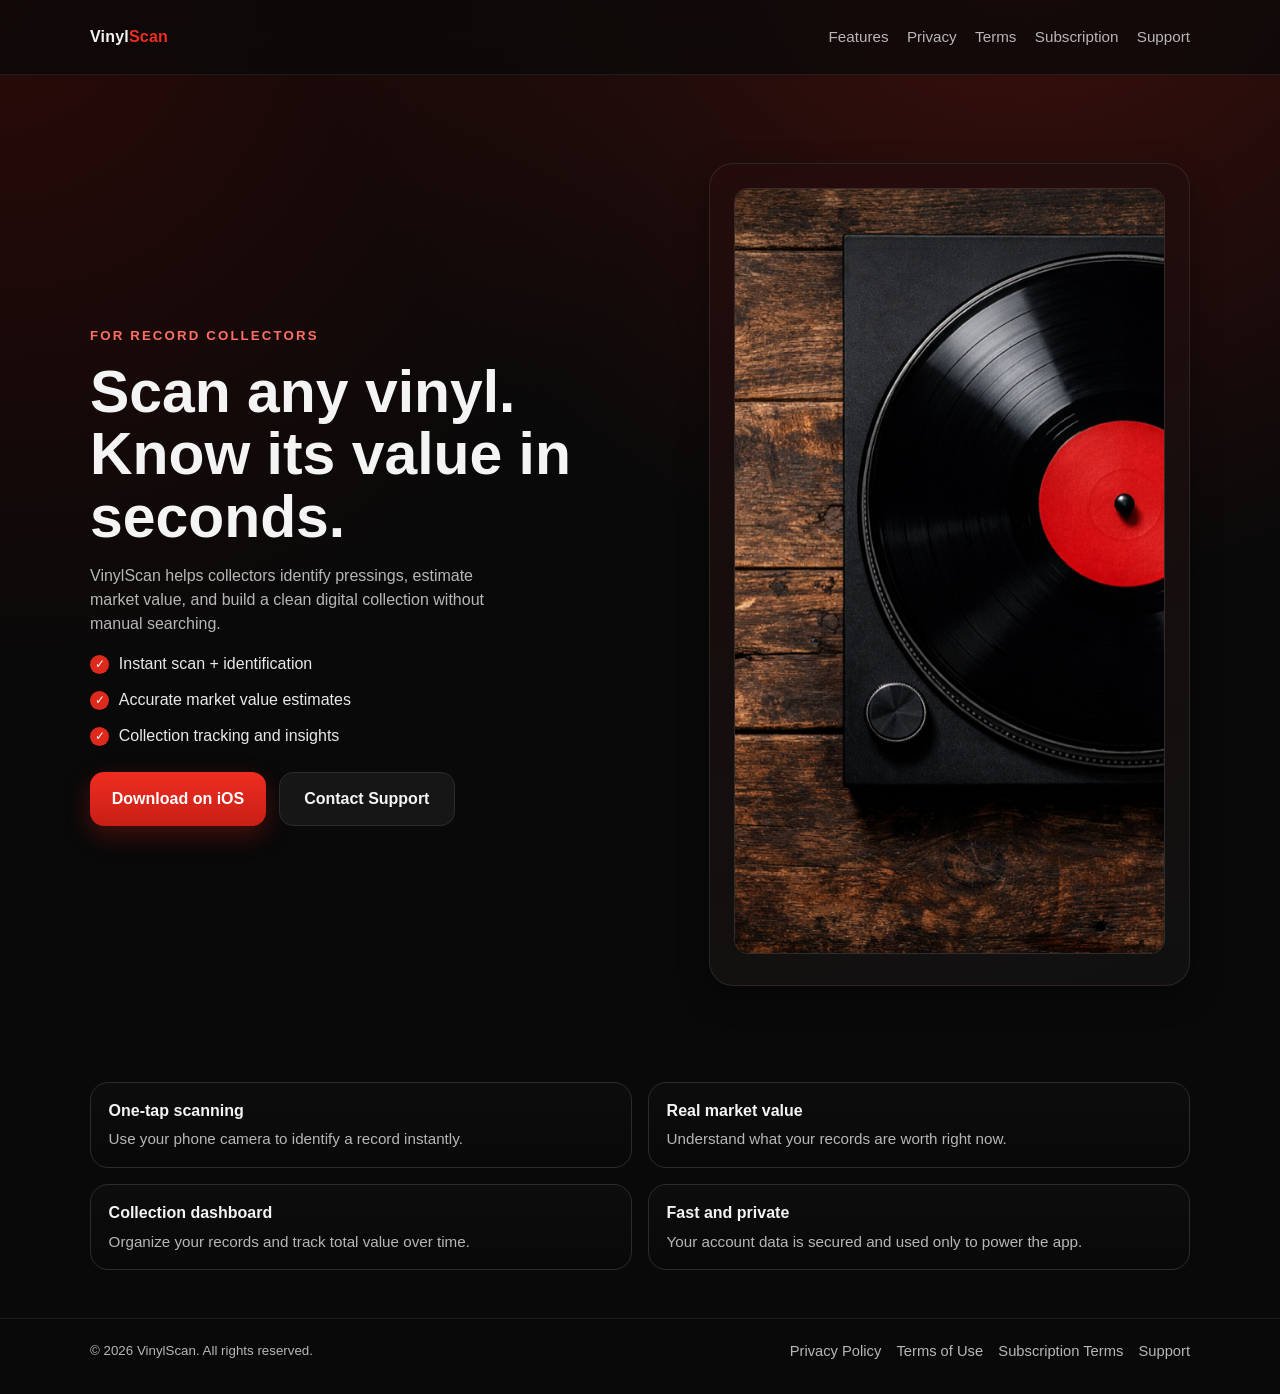
<file: index.html>
<!doctype html>
<html lang="en-GB">
  <head>
    <meta charset="UTF-8" />
    <meta name="viewport" content="width=device-width, initial-scale=1" />
    <title>VinylScan | Instantly identify and value any record</title>
    <meta
      name="description"
      content="Scan vinyl records in seconds, identify pressings, and track collection value with VinylScan."
    />
    <link rel="stylesheet" href="/styles.css" />
  </head>
  <body>
    <header class="site-header">
      <div class="container">
        <a class="brand" href="/">Vinyl<span>Scan</span></a>
        <nav class="nav" aria-label="Primary">
          <a href="#features">Features</a>
          <a href="/privacy.html">Privacy</a>
          <a href="/terms.html">Terms</a>
          <a href="/subscription-terms.html">Subscription</a>
          <a href="/support.html">Support</a>
        </nav>
      </div>
    </header>

    <main>
      <section class="hero">
        <div class="container hero-wrap">
          <div>
            <span class="kicker">For record collectors</span>
            <h1>Scan any vinyl. Know its value in seconds.</h1>
            <p>
              VinylScan helps collectors identify pressings, estimate market value, and build a clean digital collection without manual searching.
            </p>
            <ul class="checklist">
              <li><span class="check">✓</span> Instant scan + identification</li>
              <li><span class="check">✓</span> Accurate market value estimates</li>
              <li><span class="check">✓</span> Collection tracking and insights</li>
            </ul>
            <div class="cta-row">
              <a class="btn btn-primary" href="https://apps.apple.com" target="_blank" rel="noreferrer">Download on iOS</a>
              <a class="btn btn-secondary" href="mailto:support@vinylscanapp.com">Contact Support</a>
            </div>
          </div>
          <aside class="hero-card">
            <img class="mock" src="app-preview.png" alt="VinylScan app preview" />
          </aside>
        </div>
      </section>

      <section class="section" id="features">
        <div class="container">
          <div class="grid-points">
            <article class="point">
              <h3>One-tap scanning</h3>
              <p>Use your phone camera to identify a record instantly.</p>
            </article>
            <article class="point">
              <h3>Real market value</h3>
              <p>Understand what your records are worth right now.</p>
            </article>
            <article class="point">
              <h3>Collection dashboard</h3>
              <p>Organize your records and track total value over time.</p>
            </article>
            <article class="point">
              <h3>Fast and private</h3>
              <p>Your account data is secured and used only to power the app.</p>
            </article>
          </div>
        </div>
      </section>
    </main>

    <footer class="site-footer">
      <div class="container">
        <small>© <span id="year"></span> VinylScan. All rights reserved.</small>
        <div class="footer-links">
          <a href="/privacy.html">Privacy Policy</a>
          <a href="/terms.html">Terms of Use</a>
          <a href="/subscription-terms.html">Subscription Terms</a>
          <a href="/support.html">Support</a>
        </div>
      </div>
    </footer>

    <script>
      document.getElementById("year").textContent = new Date().getFullYear();
    </script>
  </body>
</html>
</file>
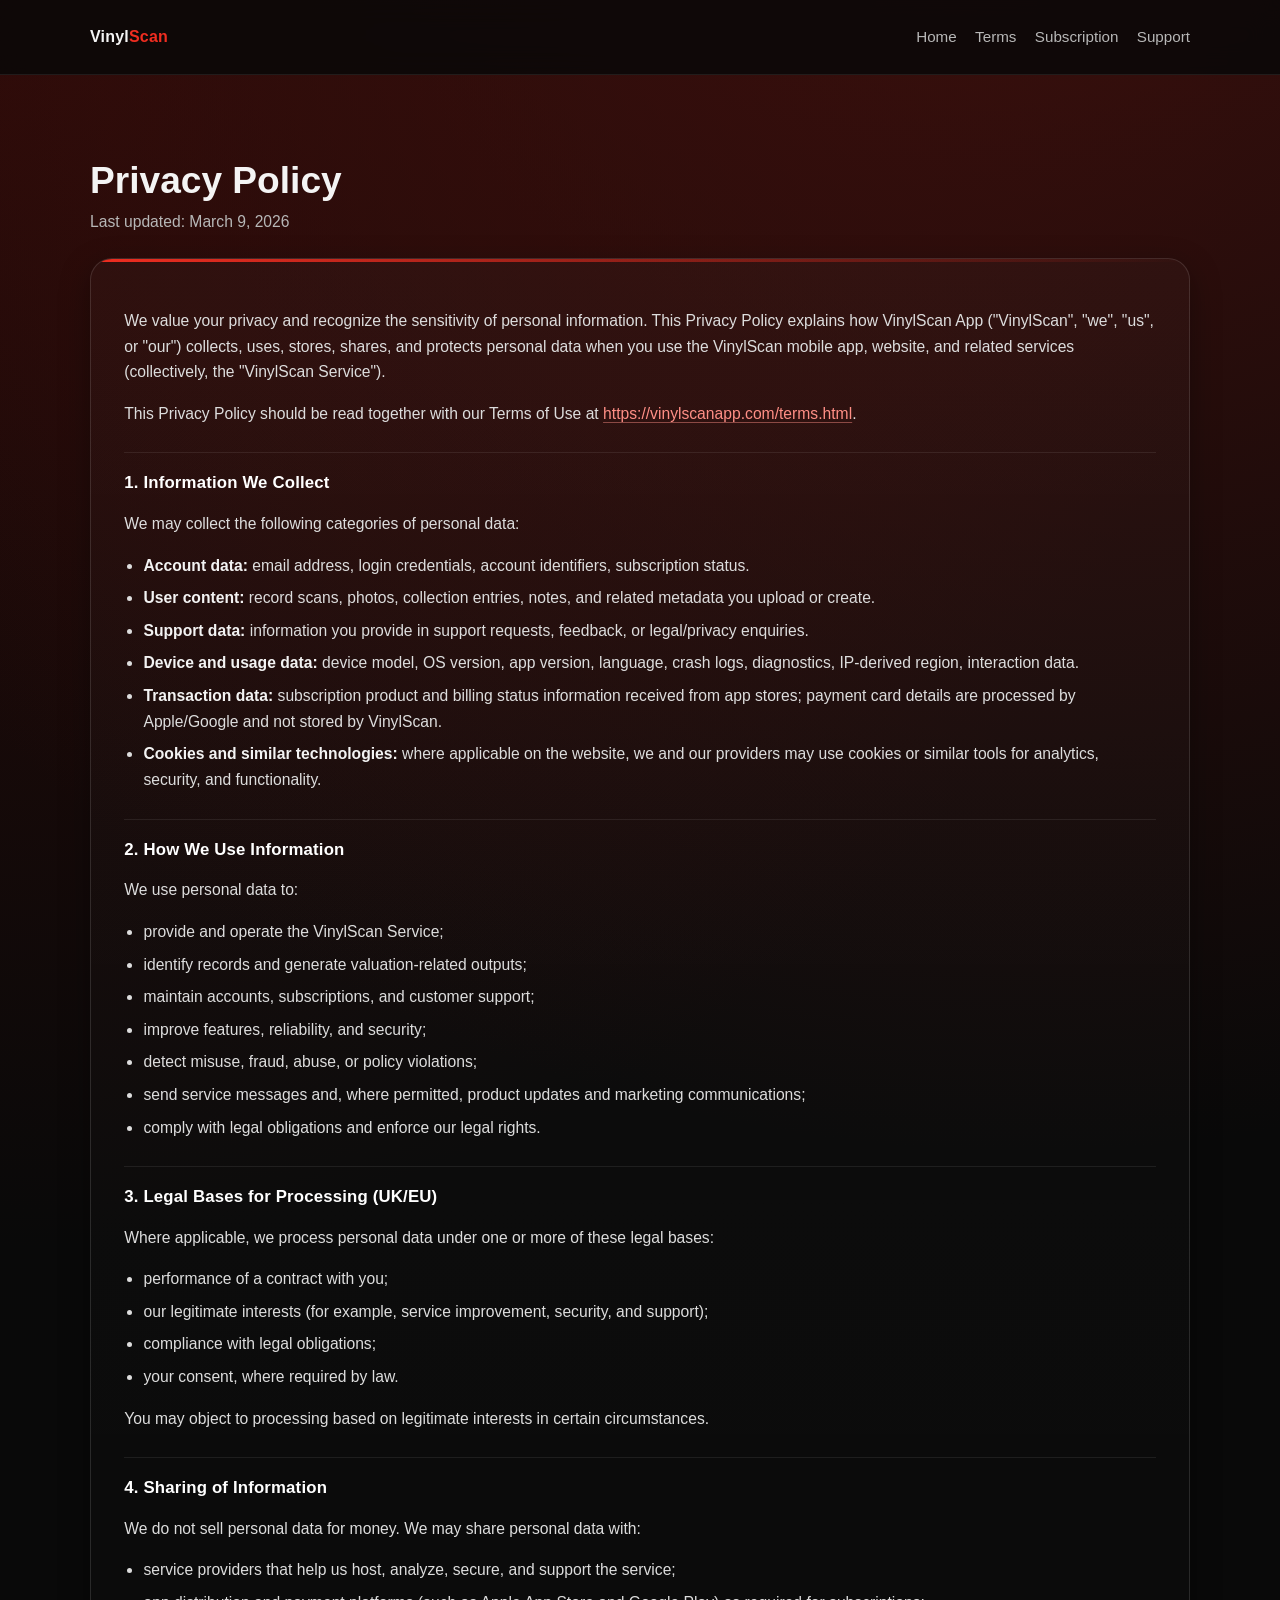
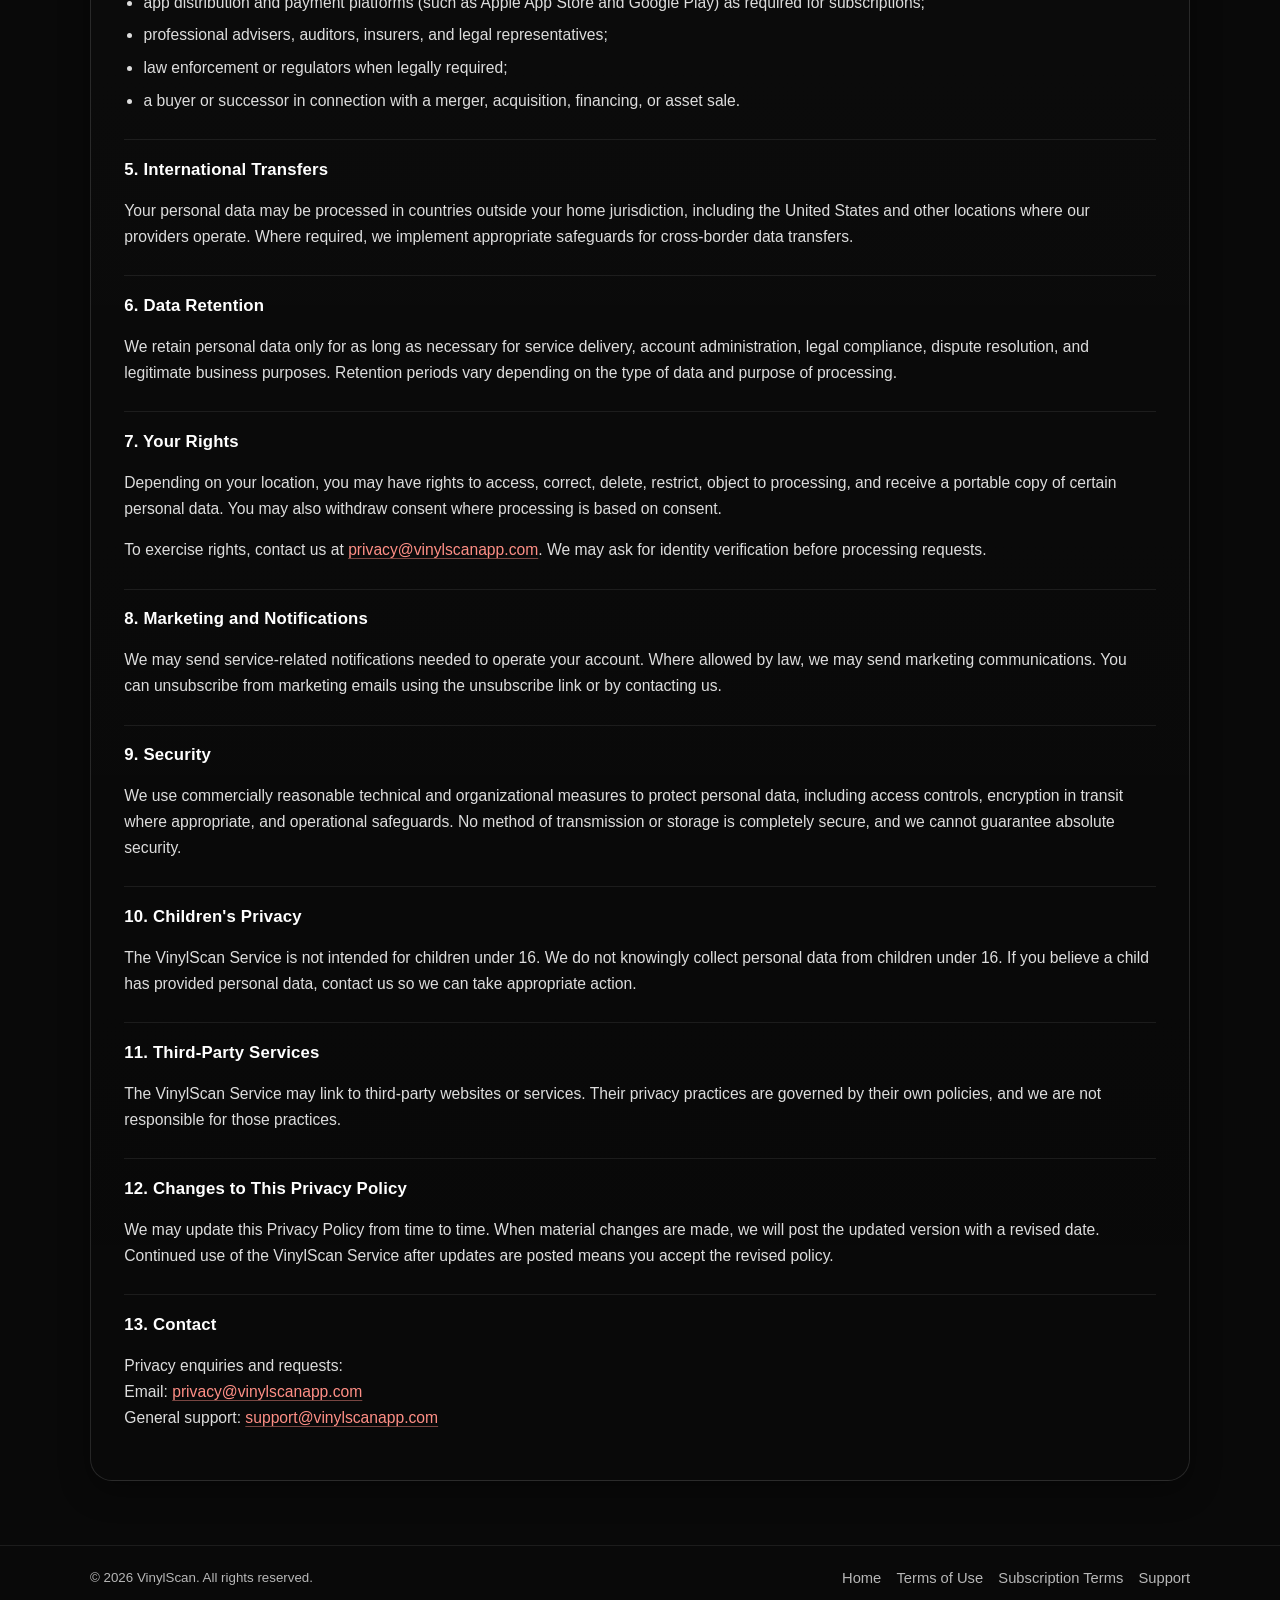
<file: privacy.html>
<!doctype html>
<html lang="en-GB">
  <head>
    <meta charset="UTF-8" />
    <meta name="viewport" content="width=device-width, initial-scale=1" />
    <title>Privacy Policy | VinylScan</title>
    <meta name="description" content="Privacy Policy for VinylScan mobile app and website." />
    <link rel="stylesheet" href="/styles.css" />
  </head>
  <body class="legal-page">
    <header class="site-header">
      <div class="container">
        <a class="brand" href="/">Vinyl<span>Scan</span></a>
        <nav class="nav" aria-label="Primary">
          <a href="/">Home</a>
          <a href="/terms.html">Terms</a>
          <a href="/subscription-terms.html">Subscription</a>
          <a href="/support.html">Support</a>
        </nav>
      </div>
    </header>

    <main class="legal">
      <section class="container legal-hero">
        <h1>Privacy Policy</h1>
        <p class="date">Last updated: March 9, 2026</p>
      </section>
      <section class="container">
        <article>
          <p>
            We value your privacy and recognize the sensitivity of personal information. This Privacy Policy explains how VinylScan App ("VinylScan", "we", "us", or "our") collects, uses, stores, shares, and protects personal data when you use the VinylScan mobile app, website, and related services (collectively, the "VinylScan Service").
          </p>
          <p>
            This Privacy Policy should be read together with our Terms of Use at
            <a href="/terms.html">https://vinylscanapp.com/terms.html</a>.
          </p>

          <h2>1. Information We Collect</h2>
          <p>We may collect the following categories of personal data:</p>
          <ul>
            <li><strong>Account data:</strong> email address, login credentials, account identifiers, subscription status.</li>
            <li><strong>User content:</strong> record scans, photos, collection entries, notes, and related metadata you upload or create.</li>
            <li><strong>Support data:</strong> information you provide in support requests, feedback, or legal/privacy enquiries.</li>
            <li><strong>Device and usage data:</strong> device model, OS version, app version, language, crash logs, diagnostics, IP-derived region, interaction data.</li>
            <li><strong>Transaction data:</strong> subscription product and billing status information received from app stores; payment card details are processed by Apple/Google and not stored by VinylScan.</li>
            <li><strong>Cookies and similar technologies:</strong> where applicable on the website, we and our providers may use cookies or similar tools for analytics, security, and functionality.</li>
          </ul>

          <h2>2. How We Use Information</h2>
          <p>We use personal data to:</p>
          <ul>
            <li>provide and operate the VinylScan Service;</li>
            <li>identify records and generate valuation-related outputs;</li>
            <li>maintain accounts, subscriptions, and customer support;</li>
            <li>improve features, reliability, and security;</li>
            <li>detect misuse, fraud, abuse, or policy violations;</li>
            <li>send service messages and, where permitted, product updates and marketing communications;</li>
            <li>comply with legal obligations and enforce our legal rights.</li>
          </ul>

          <h2>3. Legal Bases for Processing (UK/EU)</h2>
          <p>Where applicable, we process personal data under one or more of these legal bases:</p>
          <ul>
            <li>performance of a contract with you;</li>
            <li>our legitimate interests (for example, service improvement, security, and support);</li>
            <li>compliance with legal obligations;</li>
            <li>your consent, where required by law.</li>
          </ul>
          <p>
            You may object to processing based on legitimate interests in certain circumstances.
          </p>

          <h2>4. Sharing of Information</h2>
          <p>We do not sell personal data for money. We may share personal data with:</p>
          <ul>
            <li>service providers that help us host, analyze, secure, and support the service;</li>
            <li>app distribution and payment platforms (such as Apple App Store and Google Play) as required for subscriptions;</li>
            <li>professional advisers, auditors, insurers, and legal representatives;</li>
            <li>law enforcement or regulators when legally required;</li>
            <li>a buyer or successor in connection with a merger, acquisition, financing, or asset sale.</li>
          </ul>

          <h2>5. International Transfers</h2>
          <p>
            Your personal data may be processed in countries outside your home jurisdiction, including the United States and other locations where our providers operate. Where required, we implement appropriate safeguards for cross-border data transfers.
          </p>

          <h2>6. Data Retention</h2>
          <p>
            We retain personal data only for as long as necessary for service delivery, account administration, legal compliance, dispute resolution, and legitimate business purposes. Retention periods vary depending on the type of data and purpose of processing.
          </p>

          <h2>7. Your Rights</h2>
          <p>
            Depending on your location, you may have rights to access, correct, delete, restrict, object to processing, and receive a portable copy of certain personal data. You may also withdraw consent where processing is based on consent.
          </p>
          <p>
            To exercise rights, contact us at <a href="mailto:privacy@vinylscanapp.com">privacy@vinylscanapp.com</a>. We may ask for identity verification before processing requests.
          </p>

          <h2>8. Marketing and Notifications</h2>
          <p>
            We may send service-related notifications needed to operate your account. Where allowed by law, we may send marketing communications. You can unsubscribe from marketing emails using the unsubscribe link or by contacting us.
          </p>

          <h2>9. Security</h2>
          <p>
            We use commercially reasonable technical and organizational measures to protect personal data, including access controls, encryption in transit where appropriate, and operational safeguards. No method of transmission or storage is completely secure, and we cannot guarantee absolute security.
          </p>

          <h2>10. Children's Privacy</h2>
          <p>
            The VinylScan Service is not intended for children under 16. We do not knowingly collect personal data from children under 16. If you believe a child has provided personal data, contact us so we can take appropriate action.
          </p>

          <h2>11. Third-Party Services</h2>
          <p>
            The VinylScan Service may link to third-party websites or services. Their privacy practices are governed by their own policies, and we are not responsible for those practices.
          </p>

          <h2>12. Changes to This Privacy Policy</h2>
          <p>
            We may update this Privacy Policy from time to time. When material changes are made, we will post the updated version with a revised date. Continued use of the VinylScan Service after updates are posted means you accept the revised policy.
          </p>

          <h2>13. Contact</h2>
          <p>
            Privacy enquiries and requests:<br />
            Email: <a href="mailto:privacy@vinylscanapp.com">privacy@vinylscanapp.com</a><br />
            General support: <a href="mailto:support@vinylscanapp.com">support@vinylscanapp.com</a>
          </p>
        </article>
      </section>
    </main>

    <footer class="site-footer">
      <div class="container">
        <small>© <span id="year"></span> VinylScan. All rights reserved.</small>
        <div class="footer-links">
          <a href="/">Home</a>
          <a href="/terms.html">Terms of Use</a>
          <a href="/subscription-terms.html">Subscription Terms</a>
          <a href="/support.html">Support</a>
        </div>
      </div>
    </footer>

    <script>
      document.getElementById("year").textContent = new Date().getFullYear();
    </script>
  </body>
</html>
</file>
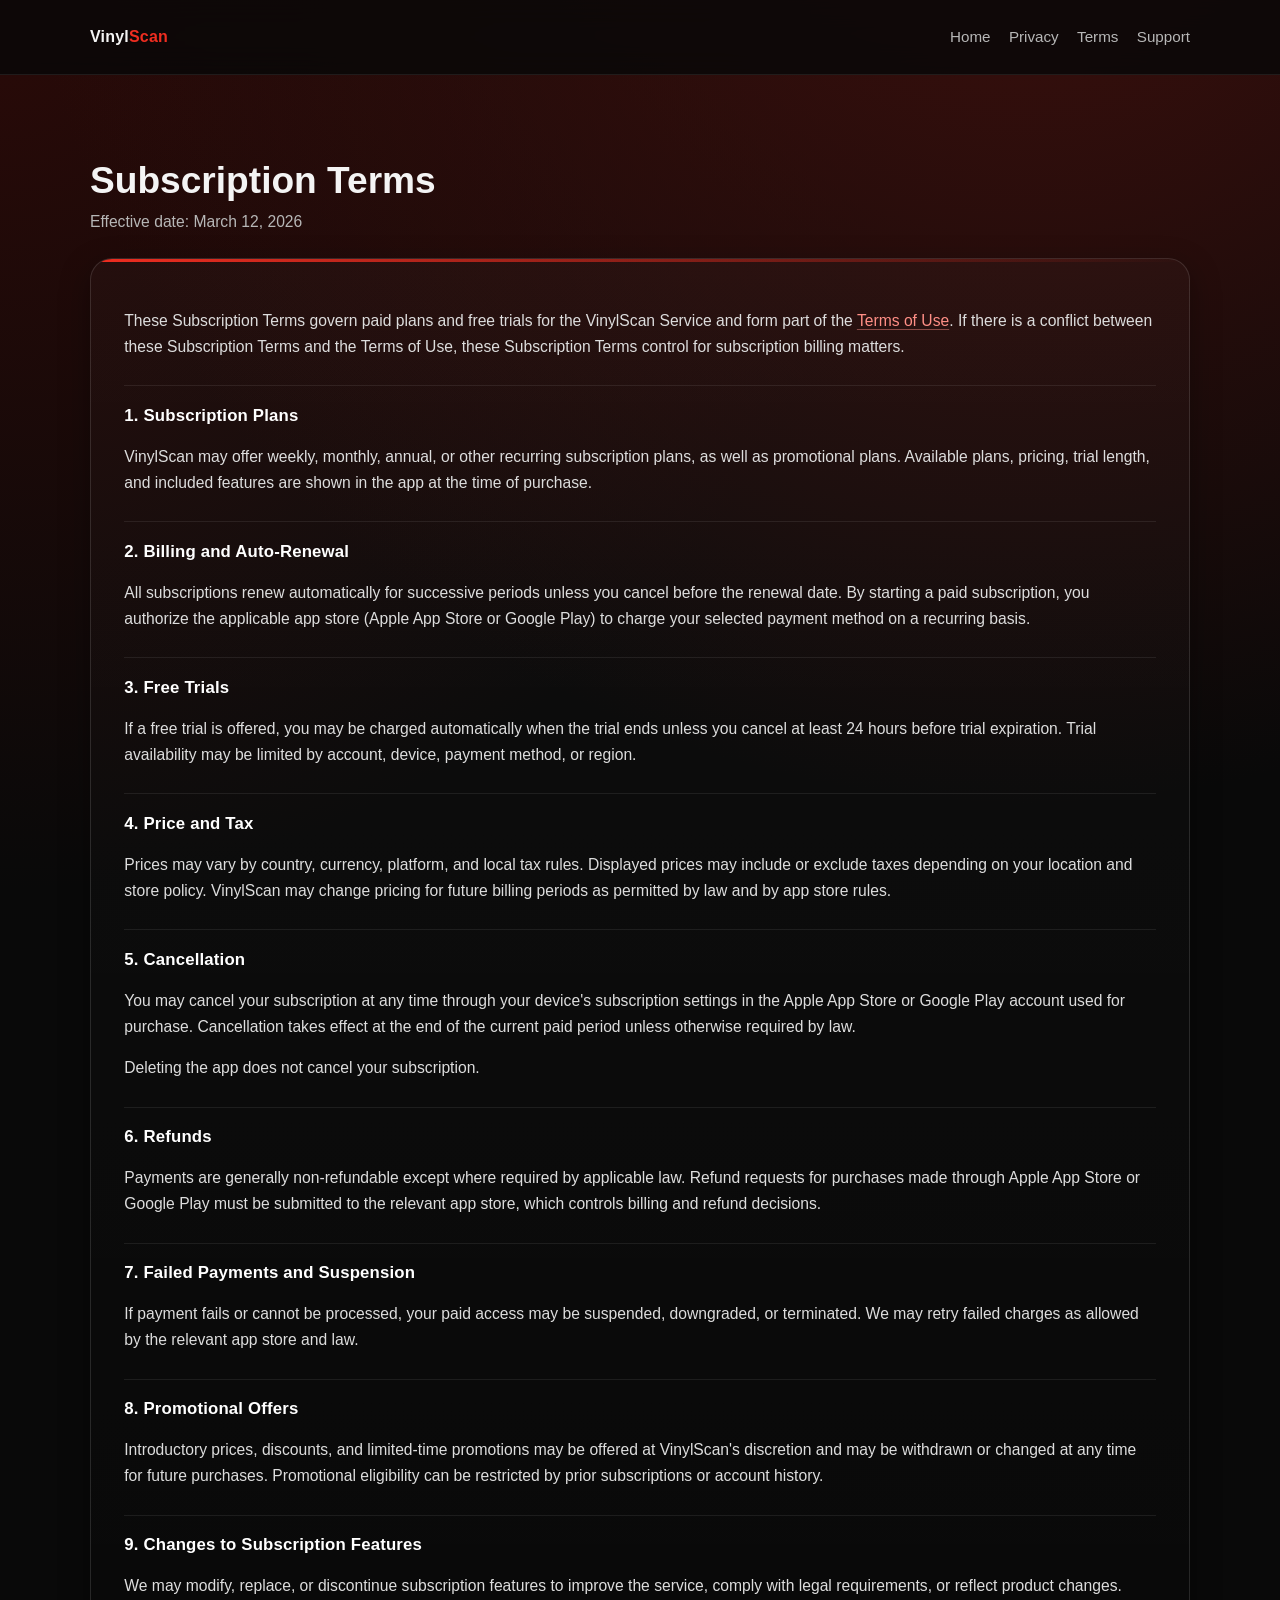
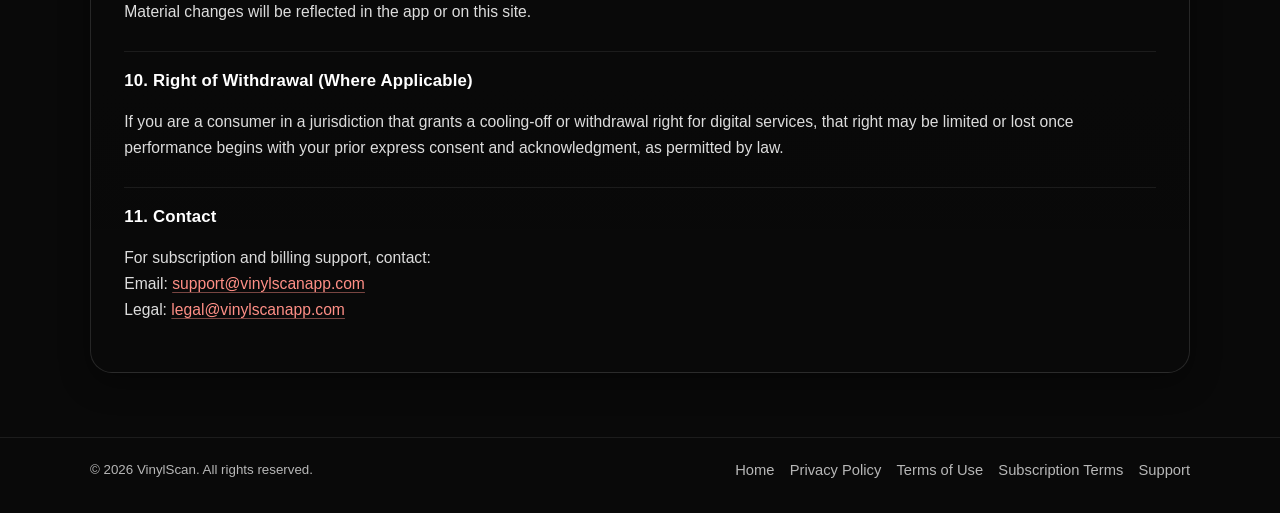
<file: subscription-terms.html>
<!doctype html>
<html lang="en-GB">
  <head>
    <meta charset="UTF-8" />
    <meta name="viewport" content="width=device-width, initial-scale=1" />
    <title>Subscription Terms | VinylScan</title>
    <meta name="description" content="Subscription Terms for VinylScan premium plans." />
    <link rel="stylesheet" href="/styles.css" />
  </head>
  <body class="legal-page">
    <header class="site-header">
      <div class="container">
        <a class="brand" href="/">Vinyl<span>Scan</span></a>
        <nav class="nav" aria-label="Primary">
          <a href="/">Home</a>
          <a href="/privacy.html">Privacy</a>
          <a href="/terms.html">Terms</a>
          <a href="/support.html">Support</a>
        </nav>
      </div>
    </header>

    <main class="legal">
      <section class="container legal-hero">
        <h1>Subscription Terms</h1>
        <p class="date">Effective date: March 12, 2026</p>
      </section>
      <section class="container">
        <article>
          <p>
            These Subscription Terms govern paid plans and free trials for the VinylScan Service and form part of the
            <a href="/terms.html">Terms of Use</a>. If there is a conflict between these Subscription Terms and the Terms of Use, these Subscription Terms control for subscription billing matters.
          </p>

          <h2>1. Subscription Plans</h2>
          <p>
            VinylScan may offer weekly, monthly, annual, or other recurring subscription plans, as well as promotional plans. Available plans, pricing, trial length, and included features are shown in the app at the time of purchase.
          </p>

          <h2>2. Billing and Auto-Renewal</h2>
          <p>
            All subscriptions renew automatically for successive periods unless you cancel before the renewal date. By starting a paid subscription, you authorize the applicable app store (Apple App Store or Google Play) to charge your selected payment method on a recurring basis.
          </p>

          <h2>3. Free Trials</h2>
          <p>
            If a free trial is offered, you may be charged automatically when the trial ends unless you cancel at least 24 hours before trial expiration. Trial availability may be limited by account, device, payment method, or region.
          </p>

          <h2>4. Price and Tax</h2>
          <p>
            Prices may vary by country, currency, platform, and local tax rules. Displayed prices may include or exclude taxes depending on your location and store policy. VinylScan may change pricing for future billing periods as permitted by law and by app store rules.
          </p>

          <h2>5. Cancellation</h2>
          <p>
            You may cancel your subscription at any time through your device's subscription settings in the Apple App Store or Google Play account used for purchase. Cancellation takes effect at the end of the current paid period unless otherwise required by law.
          </p>
          <p>
            Deleting the app does not cancel your subscription.
          </p>

          <h2>6. Refunds</h2>
          <p>
            Payments are generally non-refundable except where required by applicable law. Refund requests for purchases made through Apple App Store or Google Play must be submitted to the relevant app store, which controls billing and refund decisions.
          </p>

          <h2>7. Failed Payments and Suspension</h2>
          <p>
            If payment fails or cannot be processed, your paid access may be suspended, downgraded, or terminated. We may retry failed charges as allowed by the relevant app store and law.
          </p>

          <h2>8. Promotional Offers</h2>
          <p>
            Introductory prices, discounts, and limited-time promotions may be offered at VinylScan's discretion and may be withdrawn or changed at any time for future purchases. Promotional eligibility can be restricted by prior subscriptions or account history.
          </p>

          <h2>9. Changes to Subscription Features</h2>
          <p>
            We may modify, replace, or discontinue subscription features to improve the service, comply with legal requirements, or reflect product changes. Material changes will be reflected in the app or on this site.
          </p>

          <h2>10. Right of Withdrawal (Where Applicable)</h2>
          <p>
            If you are a consumer in a jurisdiction that grants a cooling-off or withdrawal right for digital services, that right may be limited or lost once performance begins with your prior express consent and acknowledgment, as permitted by law.
          </p>

          <h2>11. Contact</h2>
          <p>
            For subscription and billing support, contact:<br />
            Email: <a href="mailto:support@vinylscanapp.com">support@vinylscanapp.com</a><br />
            Legal: <a href="mailto:legal@vinylscanapp.com">legal@vinylscanapp.com</a>
          </p>
        </article>
      </section>
    </main>

    <footer class="site-footer">
      <div class="container">
        <small>© <span id="year"></span> VinylScan. All rights reserved.</small>
        <div class="footer-links">
          <a href="/">Home</a>
          <a href="/privacy.html">Privacy Policy</a>
          <a href="/terms.html">Terms of Use</a>
          <a href="/subscription-terms.html">Subscription Terms</a>
          <a href="/support.html">Support</a>
        </div>
      </div>
    </footer>

    <script>
      document.getElementById("year").textContent = new Date().getFullYear();
    </script>
  </body>
</html>
</file>
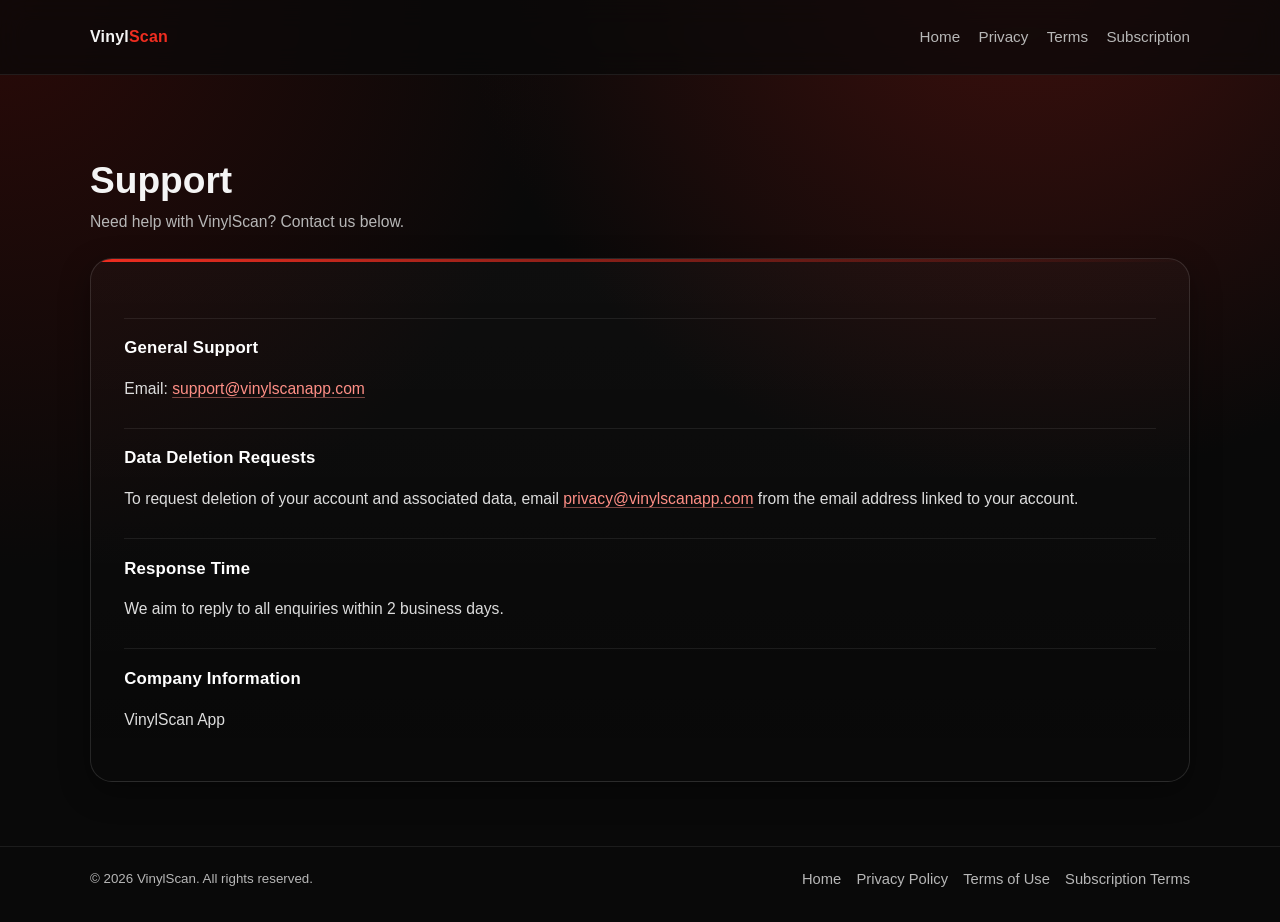
<file: support.html>
<!doctype html>
<html lang="en-GB">
  <head>
    <meta charset="UTF-8" />
    <meta name="viewport" content="width=device-width, initial-scale=1" />
    <title>Support | VinylScan</title>
    <meta name="description" content="Support and contact information for VinylScan." />
    <link rel="stylesheet" href="/styles.css" />
  </head>
  <body>
    <header class="site-header">
      <div class="container">
        <a class="brand" href="/">Vinyl<span>Scan</span></a>
        <nav class="nav" aria-label="Primary">
          <a href="/">Home</a>
          <a href="/privacy.html">Privacy</a>
          <a href="/terms.html">Terms</a>
          <a href="/subscription-terms.html">Subscription</a>
        </nav>
      </div>
    </header>

    <main class="legal">
      <section class="container legal-hero">
        <h1>Support</h1>
        <p class="date">Need help with VinylScan? Contact us below.</p>
      </section>
      <section class="container">
        <article>
          <h2>General Support</h2>
          <p>Email: <a href="mailto:support@vinylscanapp.com">support@vinylscanapp.com</a></p>

          <h2>Data Deletion Requests</h2>
          <p>
            To request deletion of your account and associated data, email
            <a href="mailto:privacy@vinylscanapp.com">privacy@vinylscanapp.com</a>
            from the email address linked to your account.
          </p>

          <h2>Response Time</h2>
          <p>We aim to reply to all enquiries within 2 business days.</p>

          <h2>Company Information</h2>
          <p>VinylScan App</p>
        </article>
      </section>
    </main>

    <footer class="site-footer">
      <div class="container">
        <small>© <span id="year"></span> VinylScan. All rights reserved.</small>
        <div class="footer-links">
          <a href="/">Home</a>
          <a href="/privacy.html">Privacy Policy</a>
          <a href="/terms.html">Terms of Use</a>
          <a href="/subscription-terms.html">Subscription Terms</a>
        </div>
      </div>
    </footer>

    <script>
      document.getElementById("year").textContent = new Date().getFullYear();
    </script>
  </body>
</html>
</file>
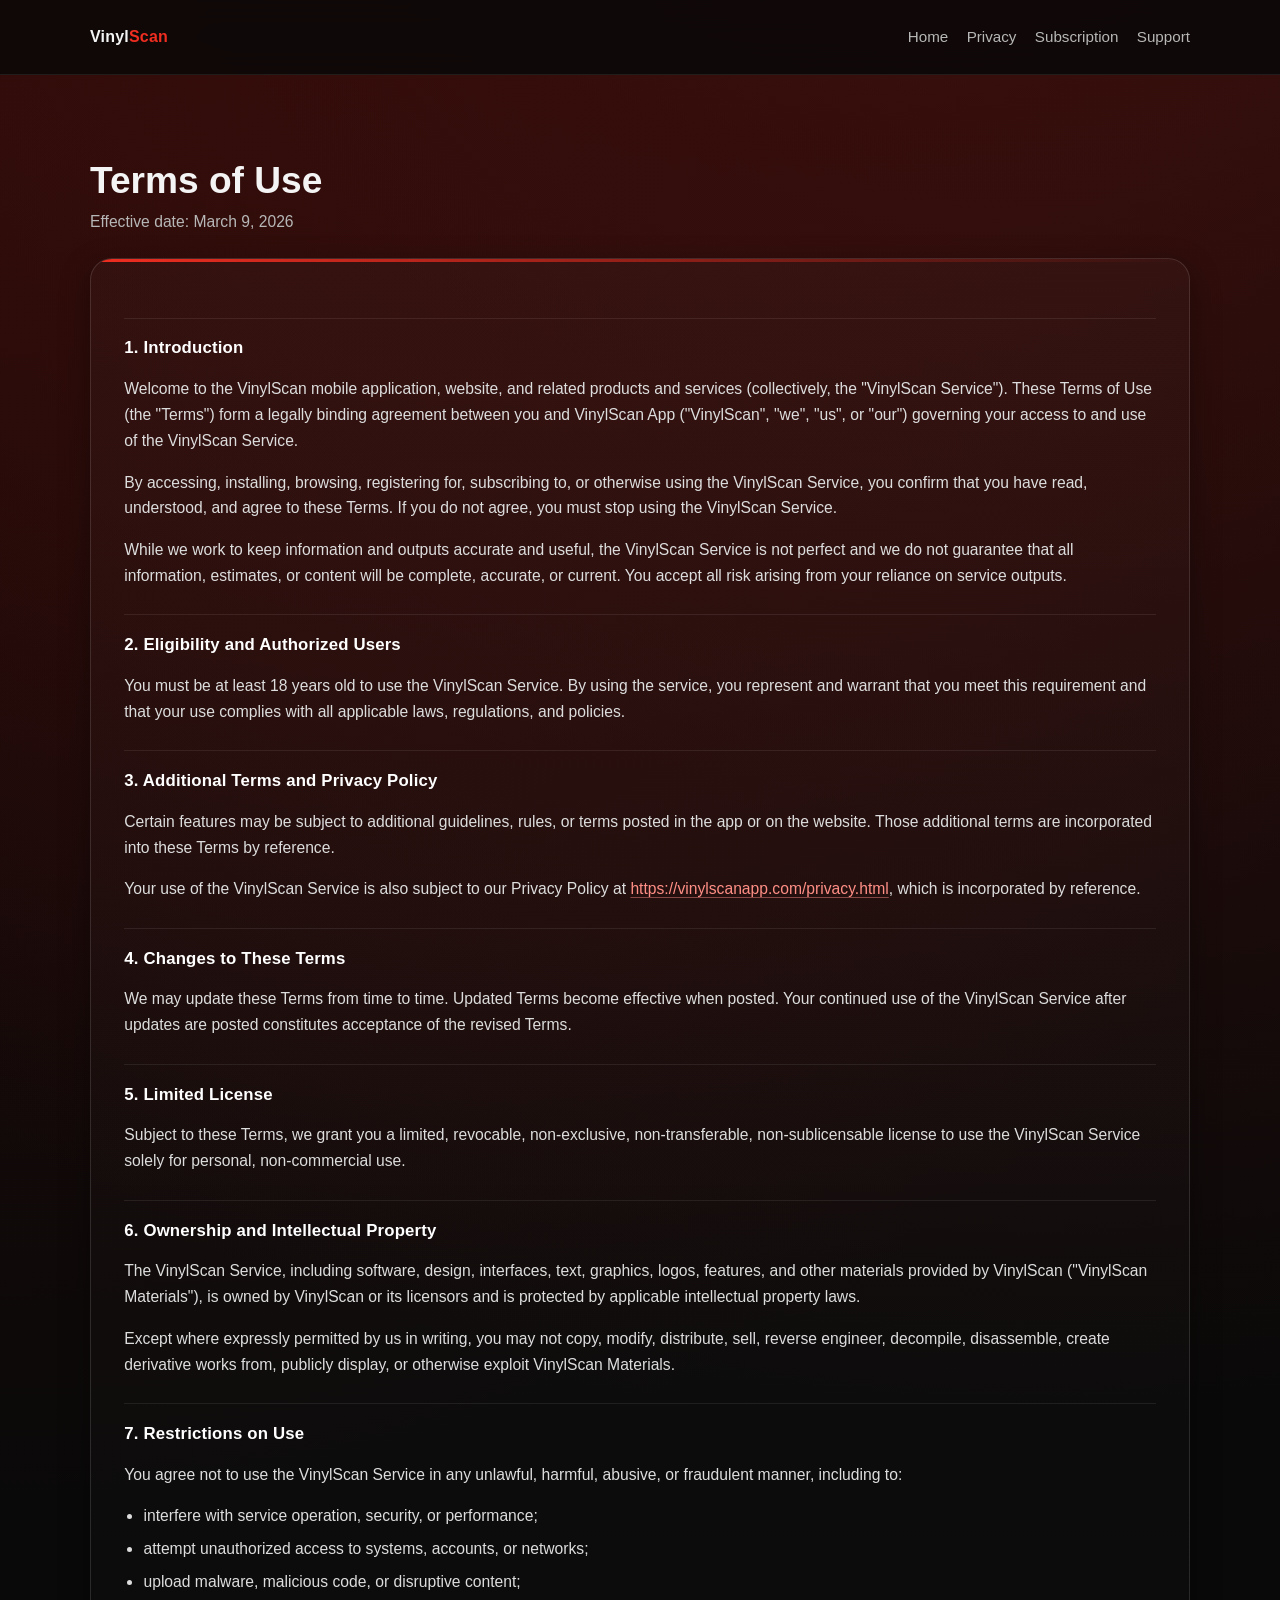
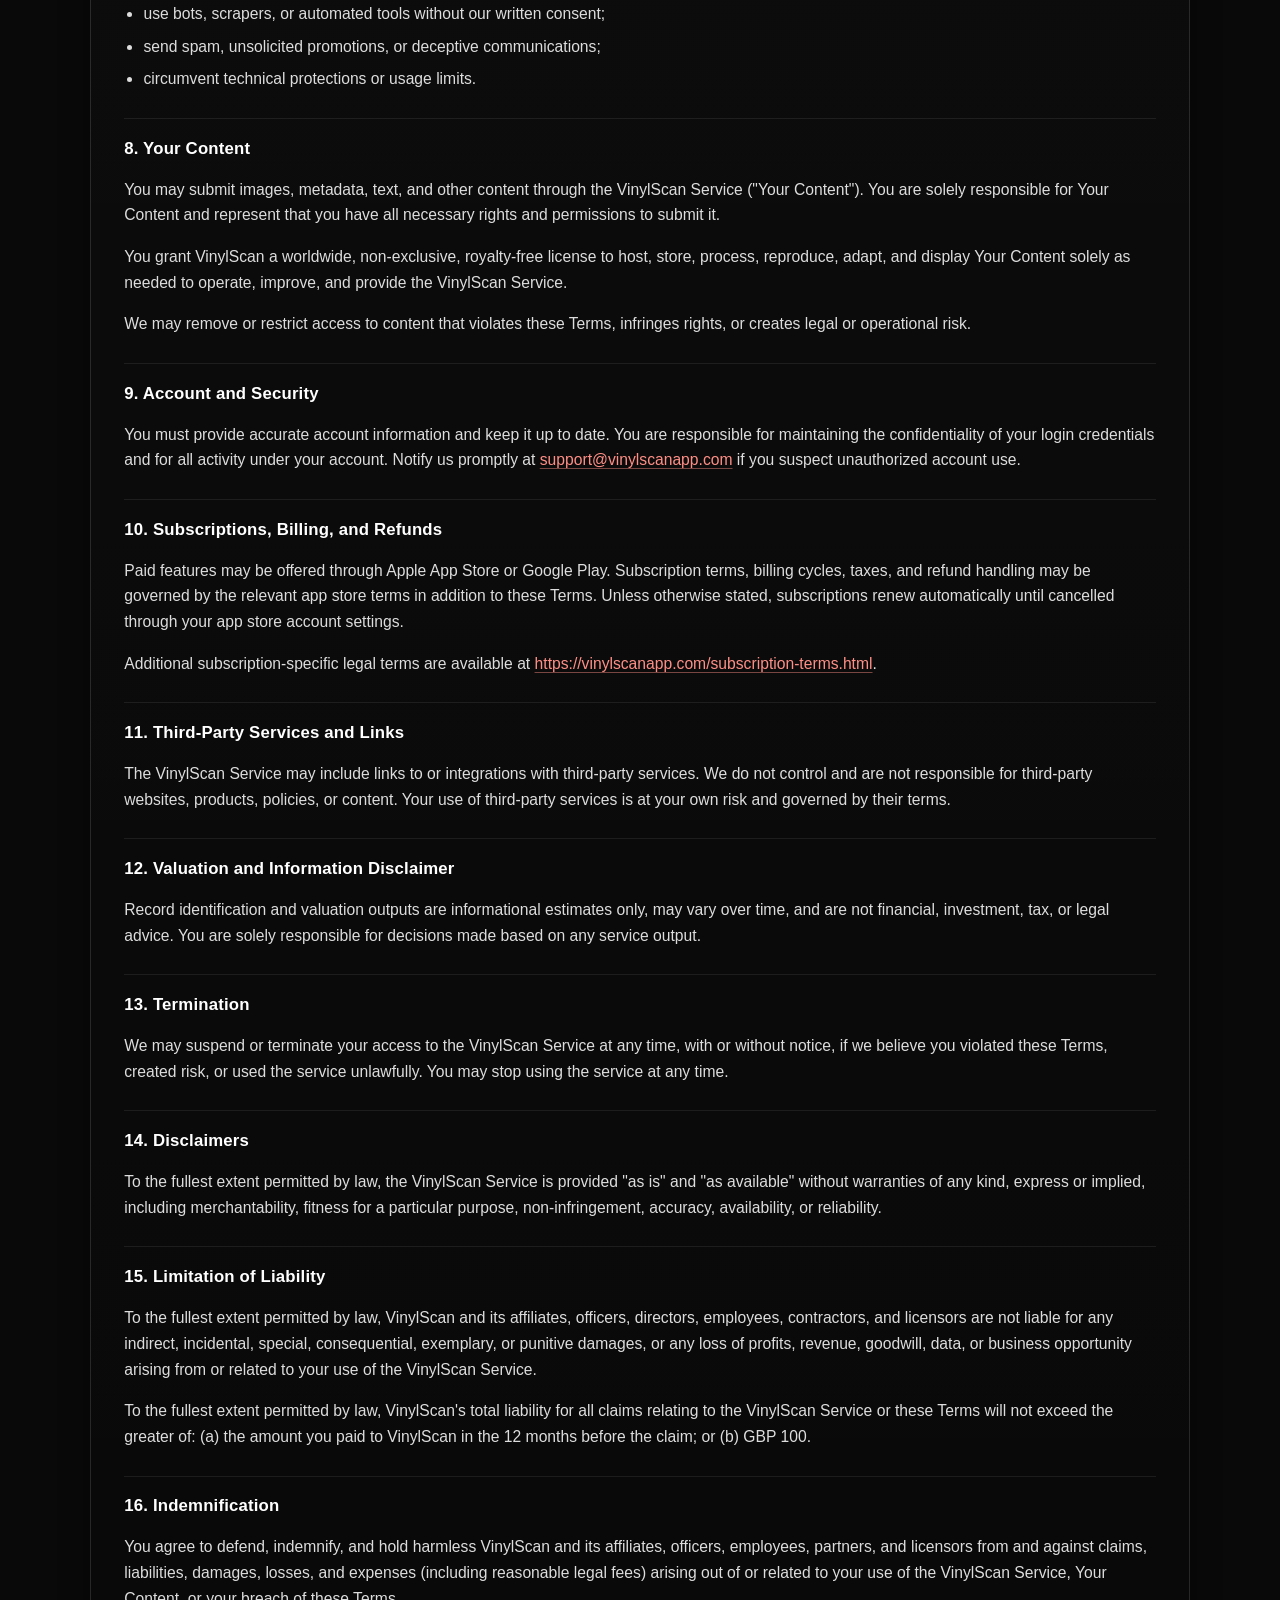
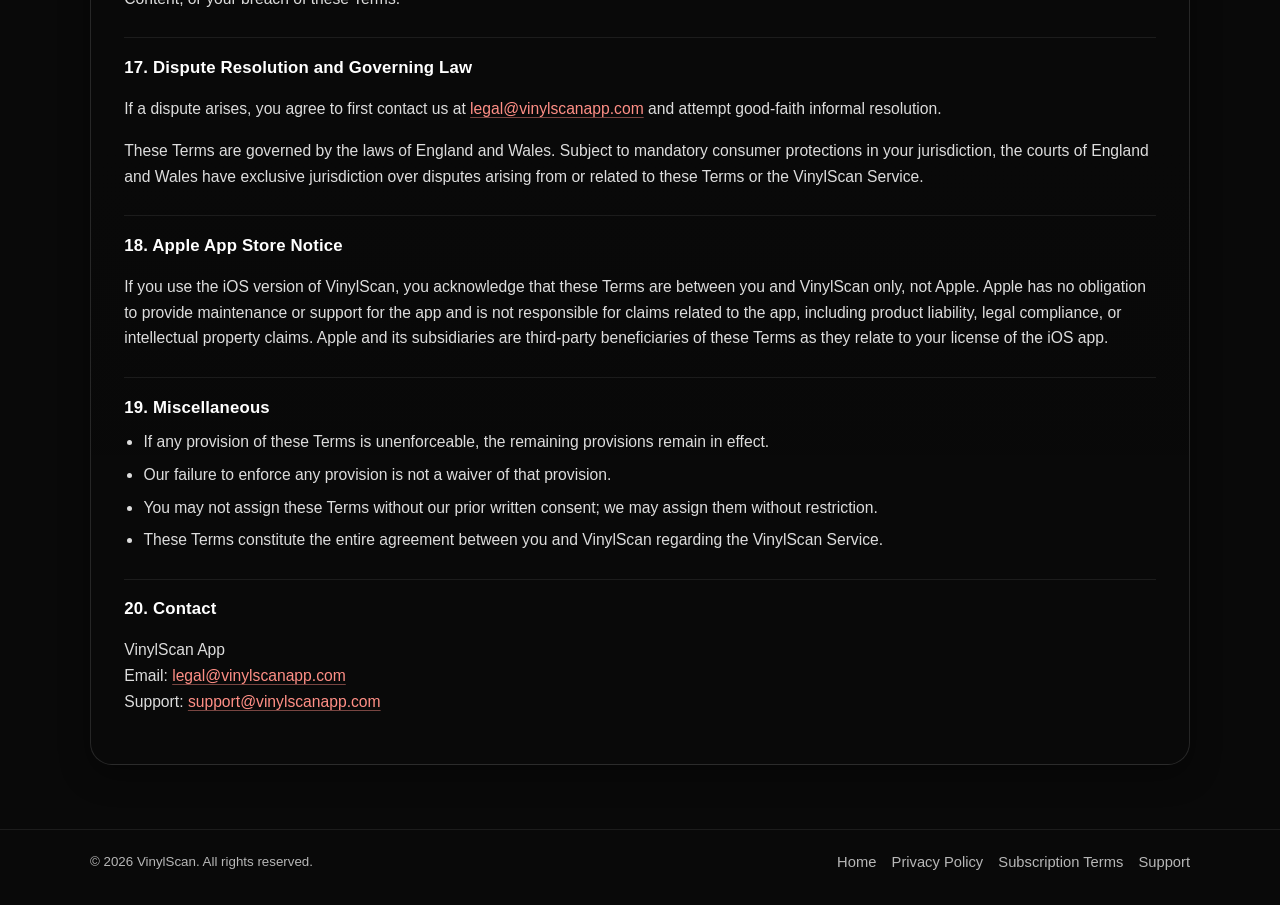
<file: terms.html>
<!doctype html>
<html lang="en-GB">
  <head>
    <meta charset="UTF-8" />
    <meta name="viewport" content="width=device-width, initial-scale=1" />
    <title>Terms of Use | VinylScan</title>
    <meta name="description" content="Terms of Use for VinylScan mobile app and website." />
    <link rel="stylesheet" href="/styles.css" />
  </head>
  <body class="legal-page">
    <header class="site-header">
      <div class="container">
        <a class="brand" href="/">Vinyl<span>Scan</span></a>
        <nav class="nav" aria-label="Primary">
          <a href="/">Home</a>
          <a href="/privacy.html">Privacy</a>
          <a href="/subscription-terms.html">Subscription</a>
          <a href="/support.html">Support</a>
        </nav>
      </div>
    </header>

    <main class="legal">
      <section class="container legal-hero">
        <h1>Terms of Use</h1>
        <p class="date">Effective date: March 9, 2026</p>
      </section>
      <section class="container">
        <article>
          <h2>1. Introduction</h2>
          <p>
            Welcome to the VinylScan mobile application, website, and related products and services (collectively, the "VinylScan Service"). These Terms of Use (the "Terms") form a legally binding agreement between you and VinylScan App ("VinylScan", "we", "us", or "our") governing your access to and use of the VinylScan Service.
          </p>
          <p>
            By accessing, installing, browsing, registering for, subscribing to, or otherwise using the VinylScan Service, you confirm that you have read, understood, and agree to these Terms. If you do not agree, you must stop using the VinylScan Service.
          </p>
          <p>
            While we work to keep information and outputs accurate and useful, the VinylScan Service is not perfect and we do not guarantee that all information, estimates, or content will be complete, accurate, or current. You accept all risk arising from your reliance on service outputs.
          </p>

          <h2>2. Eligibility and Authorized Users</h2>
          <p>
            You must be at least 18 years old to use the VinylScan Service. By using the service, you represent and warrant that you meet this requirement and that your use complies with all applicable laws, regulations, and policies.
          </p>

          <h2>3. Additional Terms and Privacy Policy</h2>
          <p>
            Certain features may be subject to additional guidelines, rules, or terms posted in the app or on the website. Those additional terms are incorporated into these Terms by reference.
          </p>
          <p>
            Your use of the VinylScan Service is also subject to our Privacy Policy at
            <a href="/privacy.html">https://vinylscanapp.com/privacy.html</a>, which is incorporated by reference.
          </p>

          <h2>4. Changes to These Terms</h2>
          <p>
            We may update these Terms from time to time. Updated Terms become effective when posted. Your continued use of the VinylScan Service after updates are posted constitutes acceptance of the revised Terms.
          </p>

          <h2>5. Limited License</h2>
          <p>
            Subject to these Terms, we grant you a limited, revocable, non-exclusive, non-transferable, non-sublicensable license to use the VinylScan Service solely for personal, non-commercial use.
          </p>

          <h2>6. Ownership and Intellectual Property</h2>
          <p>
            The VinylScan Service, including software, design, interfaces, text, graphics, logos, features, and other materials provided by VinylScan ("VinylScan Materials"), is owned by VinylScan or its licensors and is protected by applicable intellectual property laws.
          </p>
          <p>
            Except where expressly permitted by us in writing, you may not copy, modify, distribute, sell, reverse engineer, decompile, disassemble, create derivative works from, publicly display, or otherwise exploit VinylScan Materials.
          </p>

          <h2>7. Restrictions on Use</h2>
          <p>
            You agree not to use the VinylScan Service in any unlawful, harmful, abusive, or fraudulent manner, including to:
          </p>
          <ul>
            <li>interfere with service operation, security, or performance;</li>
            <li>attempt unauthorized access to systems, accounts, or networks;</li>
            <li>upload malware, malicious code, or disruptive content;</li>
            <li>use bots, scrapers, or automated tools without our written consent;</li>
            <li>send spam, unsolicited promotions, or deceptive communications;</li>
            <li>circumvent technical protections or usage limits.</li>
          </ul>

          <h2>8. Your Content</h2>
          <p>
            You may submit images, metadata, text, and other content through the VinylScan Service ("Your Content"). You are solely responsible for Your Content and represent that you have all necessary rights and permissions to submit it.
          </p>
          <p>
            You grant VinylScan a worldwide, non-exclusive, royalty-free license to host, store, process, reproduce, adapt, and display Your Content solely as needed to operate, improve, and provide the VinylScan Service.
          </p>
          <p>
            We may remove or restrict access to content that violates these Terms, infringes rights, or creates legal or operational risk.
          </p>

          <h2>9. Account and Security</h2>
          <p>
            You must provide accurate account information and keep it up to date. You are responsible for maintaining the confidentiality of your login credentials and for all activity under your account. Notify us promptly at <a href="mailto:support@vinylscanapp.com">support@vinylscanapp.com</a> if you suspect unauthorized account use.
          </p>

          <h2>10. Subscriptions, Billing, and Refunds</h2>
          <p>
            Paid features may be offered through Apple App Store or Google Play. Subscription terms, billing cycles, taxes, and refund handling may be governed by the relevant app store terms in addition to these Terms. Unless otherwise stated, subscriptions renew automatically until cancelled through your app store account settings.
          </p>
          <p>
            Additional subscription-specific legal terms are available at
            <a href="/subscription-terms.html">https://vinylscanapp.com/subscription-terms.html</a>.
          </p>

          <h2>11. Third-Party Services and Links</h2>
          <p>
            The VinylScan Service may include links to or integrations with third-party services. We do not control and are not responsible for third-party websites, products, policies, or content. Your use of third-party services is at your own risk and governed by their terms.
          </p>

          <h2>12. Valuation and Information Disclaimer</h2>
          <p>
            Record identification and valuation outputs are informational estimates only, may vary over time, and are not financial, investment, tax, or legal advice. You are solely responsible for decisions made based on any service output.
          </p>

          <h2>13. Termination</h2>
          <p>
            We may suspend or terminate your access to the VinylScan Service at any time, with or without notice, if we believe you violated these Terms, created risk, or used the service unlawfully. You may stop using the service at any time.
          </p>

          <h2>14. Disclaimers</h2>
          <p>
            To the fullest extent permitted by law, the VinylScan Service is provided "as is" and "as available" without warranties of any kind, express or implied, including merchantability, fitness for a particular purpose, non-infringement, accuracy, availability, or reliability.
          </p>

          <h2>15. Limitation of Liability</h2>
          <p>
            To the fullest extent permitted by law, VinylScan and its affiliates, officers, directors, employees, contractors, and licensors are not liable for any indirect, incidental, special, consequential, exemplary, or punitive damages, or any loss of profits, revenue, goodwill, data, or business opportunity arising from or related to your use of the VinylScan Service.
          </p>
          <p>
            To the fullest extent permitted by law, VinylScan's total liability for all claims relating to the VinylScan Service or these Terms will not exceed the greater of: (a) the amount you paid to VinylScan in the 12 months before the claim; or (b) GBP 100.
          </p>

          <h2>16. Indemnification</h2>
          <p>
            You agree to defend, indemnify, and hold harmless VinylScan and its affiliates, officers, employees, partners, and licensors from and against claims, liabilities, damages, losses, and expenses (including reasonable legal fees) arising out of or related to your use of the VinylScan Service, Your Content, or your breach of these Terms.
          </p>

          <h2>17. Dispute Resolution and Governing Law</h2>
          <p>
            If a dispute arises, you agree to first contact us at <a href="mailto:legal@vinylscanapp.com">legal@vinylscanapp.com</a> and attempt good-faith informal resolution.
          </p>
          <p>
            These Terms are governed by the laws of England and Wales. Subject to mandatory consumer protections in your jurisdiction, the courts of England and Wales have exclusive jurisdiction over disputes arising from or related to these Terms or the VinylScan Service.
          </p>

          <h2>18. Apple App Store Notice</h2>
          <p>
            If you use the iOS version of VinylScan, you acknowledge that these Terms are between you and VinylScan only, not Apple. Apple has no obligation to provide maintenance or support for the app and is not responsible for claims related to the app, including product liability, legal compliance, or intellectual property claims. Apple and its subsidiaries are third-party beneficiaries of these Terms as they relate to your license of the iOS app.
          </p>

          <h2>19. Miscellaneous</h2>
          <ul>
            <li>If any provision of these Terms is unenforceable, the remaining provisions remain in effect.</li>
            <li>Our failure to enforce any provision is not a waiver of that provision.</li>
            <li>You may not assign these Terms without our prior written consent; we may assign them without restriction.</li>
            <li>These Terms constitute the entire agreement between you and VinylScan regarding the VinylScan Service.</li>
          </ul>

          <h2>20. Contact</h2>
          <p>
            VinylScan App<br />
            Email: <a href="mailto:legal@vinylscanapp.com">legal@vinylscanapp.com</a><br />
            Support: <a href="mailto:support@vinylscanapp.com">support@vinylscanapp.com</a>
          </p>
        </article>
      </section>
    </main>

    <footer class="site-footer">
      <div class="container">
        <small>© <span id="year"></span> VinylScan. All rights reserved.</small>
        <div class="footer-links">
          <a href="/">Home</a>
          <a href="/privacy.html">Privacy Policy</a>
          <a href="/subscription-terms.html">Subscription Terms</a>
          <a href="/support.html">Support</a>
        </div>
      </div>
    </footer>

    <script>
      document.getElementById("year").textContent = new Date().getFullYear();
    </script>
  </body>
</html>
</file>
<file: styles.css>
:root {
  --bg: #090909;
  --bg-soft: #121212;
  --panel: #161616;
  --panel-2: #1d1d1d;
  --text: #f4f4f4;
  --muted: #b7b7b7;
  --accent: #c71f16;
  --accent-strong: #ef2d20;
  --line: #2c2c2c;
  --ok: #de2a1d;
  --radius: 18px;
  --shadow: 0 10px 30px rgba(0, 0, 0, 0.35);
}

* {
  box-sizing: border-box;
}

html,
body {
  margin: 0;
  padding: 0;
}

body {
  background: radial-gradient(circle at 80% -10%, #42100d 0%, transparent 40%),
    radial-gradient(circle at 0% 0%, #2a0a08 0%, transparent 36%),
    var(--bg);
  color: var(--text);
  font-family: "Avenir Next", "Segoe UI", -apple-system, BlinkMacSystemFont, "Helvetica Neue", sans-serif;
  line-height: 1.5;
}

a {
  color: inherit;
  text-decoration: none;
}

.container {
  width: min(1100px, calc(100% - 2.5rem));
  margin: 0 auto;
}

.site-header {
  position: sticky;
  top: 0;
  z-index: 10;
  backdrop-filter: blur(14px);
  background: rgba(9, 9, 9, 0.72);
  border-bottom: 1px solid rgba(255, 255, 255, 0.08);
}

.site-header .container {
  display: flex;
  justify-content: space-between;
  align-items: center;
  min-height: 74px;
}

.brand {
  font-weight: 700;
  letter-spacing: 0.2px;
}

.brand span {
  color: var(--accent-strong);
}

.nav {
  display: flex;
  gap: 1.15rem;
  font-size: 0.95rem;
  color: var(--muted);
}

.nav a:hover,
.nav a:focus-visible {
  color: var(--text);
}

.hero {
  padding: 5.5rem 0 3rem;
}

.hero-wrap {
  display: grid;
  gap: 2rem;
  grid-template-columns: 1.1fr 0.9fr;
  align-items: center;
}

.hero h1 {
  font-size: clamp(2rem, 4.6vw, 3.9rem);
  line-height: 1.06;
  margin: 0 0 1rem;
}

.hero p {
  color: var(--muted);
  max-width: 48ch;
  margin: 0;
}

.kicker {
  display: inline-block;
  margin-bottom: 0.95rem;
  color: #ff6f65;
  font-size: 0.83rem;
  text-transform: uppercase;
  letter-spacing: 0.16em;
  font-weight: 700;
}

.hero-card {
  background: linear-gradient(160deg, rgba(38, 12, 12, 0.7), rgba(18, 18, 18, 0.9));
  border: 1px solid rgba(255, 255, 255, 0.09);
  border-radius: 24px;
  padding: 1.5rem;
  box-shadow: var(--shadow);
}

.hero-card .mock {
  width: 100%;
  border-radius: 14px;
  aspect-ratio: 9 / 16;
  object-fit: cover;
  border: 1px solid rgba(255, 255, 255, 0.12);
}

.section {
  padding: 3rem 0;
}

.grid-points {
  display: grid;
  grid-template-columns: repeat(2, minmax(0, 1fr));
  gap: 1rem;
}

.point {
  background: linear-gradient(180deg, rgba(255, 255, 255, 0.015), rgba(255, 255, 255, 0));
  border: 1px solid var(--line);
  border-radius: var(--radius);
  padding: 1rem 1.1rem;
}

.point h3 {
  font-size: 1rem;
  margin: 0 0 0.35rem;
}

.point p {
  font-size: 0.95rem;
  margin: 0;
  color: var(--muted);
}

.checklist {
  list-style: none;
  padding: 0;
  margin: 1rem 0 0;
  display: grid;
  gap: 0.75rem;
}

.checklist li {
  display: flex;
  align-items: center;
  gap: 0.6rem;
  color: #e9e9e9;
}

.check {
  width: 1.2rem;
  height: 1.2rem;
  display: inline-flex;
  align-items: center;
  justify-content: center;
  border-radius: 999px;
  background: var(--ok);
  color: white;
  font-size: 0.75rem;
}

.cta-row {
  display: flex;
  gap: 0.8rem;
  margin-top: 1.5rem;
  flex-wrap: wrap;
}

.btn {
  display: inline-flex;
  align-items: center;
  justify-content: center;
  padding: 0.86rem 1.2rem;
  min-width: 176px;
  border-radius: 14px;
  font-weight: 700;
  transition: transform 0.2s ease, box-shadow 0.2s ease;
}

.btn-primary {
  background: linear-gradient(180deg, var(--accent-strong), var(--accent));
  color: #fff;
  box-shadow: 0 9px 24px rgba(199, 31, 22, 0.32);
}

.btn-secondary {
  border: 1px solid var(--line);
  background: var(--panel);
  color: var(--text);
}

.btn:hover,
.btn:focus-visible {
  transform: translateY(-1px);
}

.legal-hero {
  padding: 3.8rem 0 1.4rem;
  position: relative;
}

.legal {
  padding: 1.5rem 0 4rem;
}

.legal article {
  background: linear-gradient(180deg, rgba(255, 255, 255, 0.025), rgba(255, 255, 255, 0));
  border: 1px solid rgba(255, 255, 255, 0.12);
  border-radius: 22px;
  padding: clamp(1.3rem, 2.6vw, 2.2rem);
  box-shadow: var(--shadow);
  position: relative;
  overflow: hidden;
}

.legal article::before {
  content: "";
  position: absolute;
  inset: 0 auto auto 0;
  width: 100%;
  height: 3px;
  background: linear-gradient(90deg, var(--accent-strong), rgba(239, 45, 32, 0));
}

.legal h1 {
  margin-top: 0;
  margin-bottom: 0.55rem;
  font-size: clamp(1.85rem, 2.9vw, 2.5rem);
  line-height: 1.1;
}

.legal h2 {
  margin-top: 1.6rem;
  margin-bottom: 0.6rem;
  font-size: 1.05rem;
  letter-spacing: 0.01em;
  border-top: 1px solid rgba(255, 255, 255, 0.08);
  padding-top: 1.05rem;
  color: #ffffff;
}

.legal p,
.legal li {
  color: #dddddd;
  font-size: 0.98rem;
  line-height: 1.65;
}

.legal .date {
  color: var(--muted);
  margin: 0;
}

.legal article ul {
  margin: 0.4rem 0 0.2rem 0;
  padding-left: 1.2rem;
}

.legal article li {
  margin-bottom: 0.42rem;
}

.legal article strong {
  color: #f3f3f3;
}

.legal article a {
  color: #ff8f86;
  text-decoration: underline;
  text-decoration-color: rgba(255, 143, 134, 0.45);
  text-underline-offset: 3px;
}

.legal article a:hover,
.legal article a:focus-visible {
  color: #ffb3ad;
  text-decoration-color: rgba(255, 179, 173, 0.8);
}

.legal-page .site-header {
  background: rgba(8, 8, 8, 0.82);
}

.site-footer {
  border-top: 1px solid rgba(255, 255, 255, 0.08);
  padding: 1.3rem 0 2rem;
  color: var(--muted);
}

.site-footer .container {
  display: flex;
  gap: 1rem;
  flex-wrap: wrap;
  justify-content: space-between;
  align-items: center;
}

.footer-links {
  display: flex;
  gap: 0.95rem;
  font-size: 0.92rem;
}

.footer-links a:hover,
.footer-links a:focus-visible {
  color: #fff;
}

@media (max-width: 900px) {
  .hero {
    padding-top: 3.8rem;
  }

  .hero-wrap,
  .grid-points {
    grid-template-columns: 1fr;
  }

  .nav {
    font-size: 0.88rem;
    gap: 0.75rem;
  }

  .site-header .container {
    min-height: 68px;
  }

  .legal h2 {
    padding-top: 0.8rem;
  }
}
</file>
